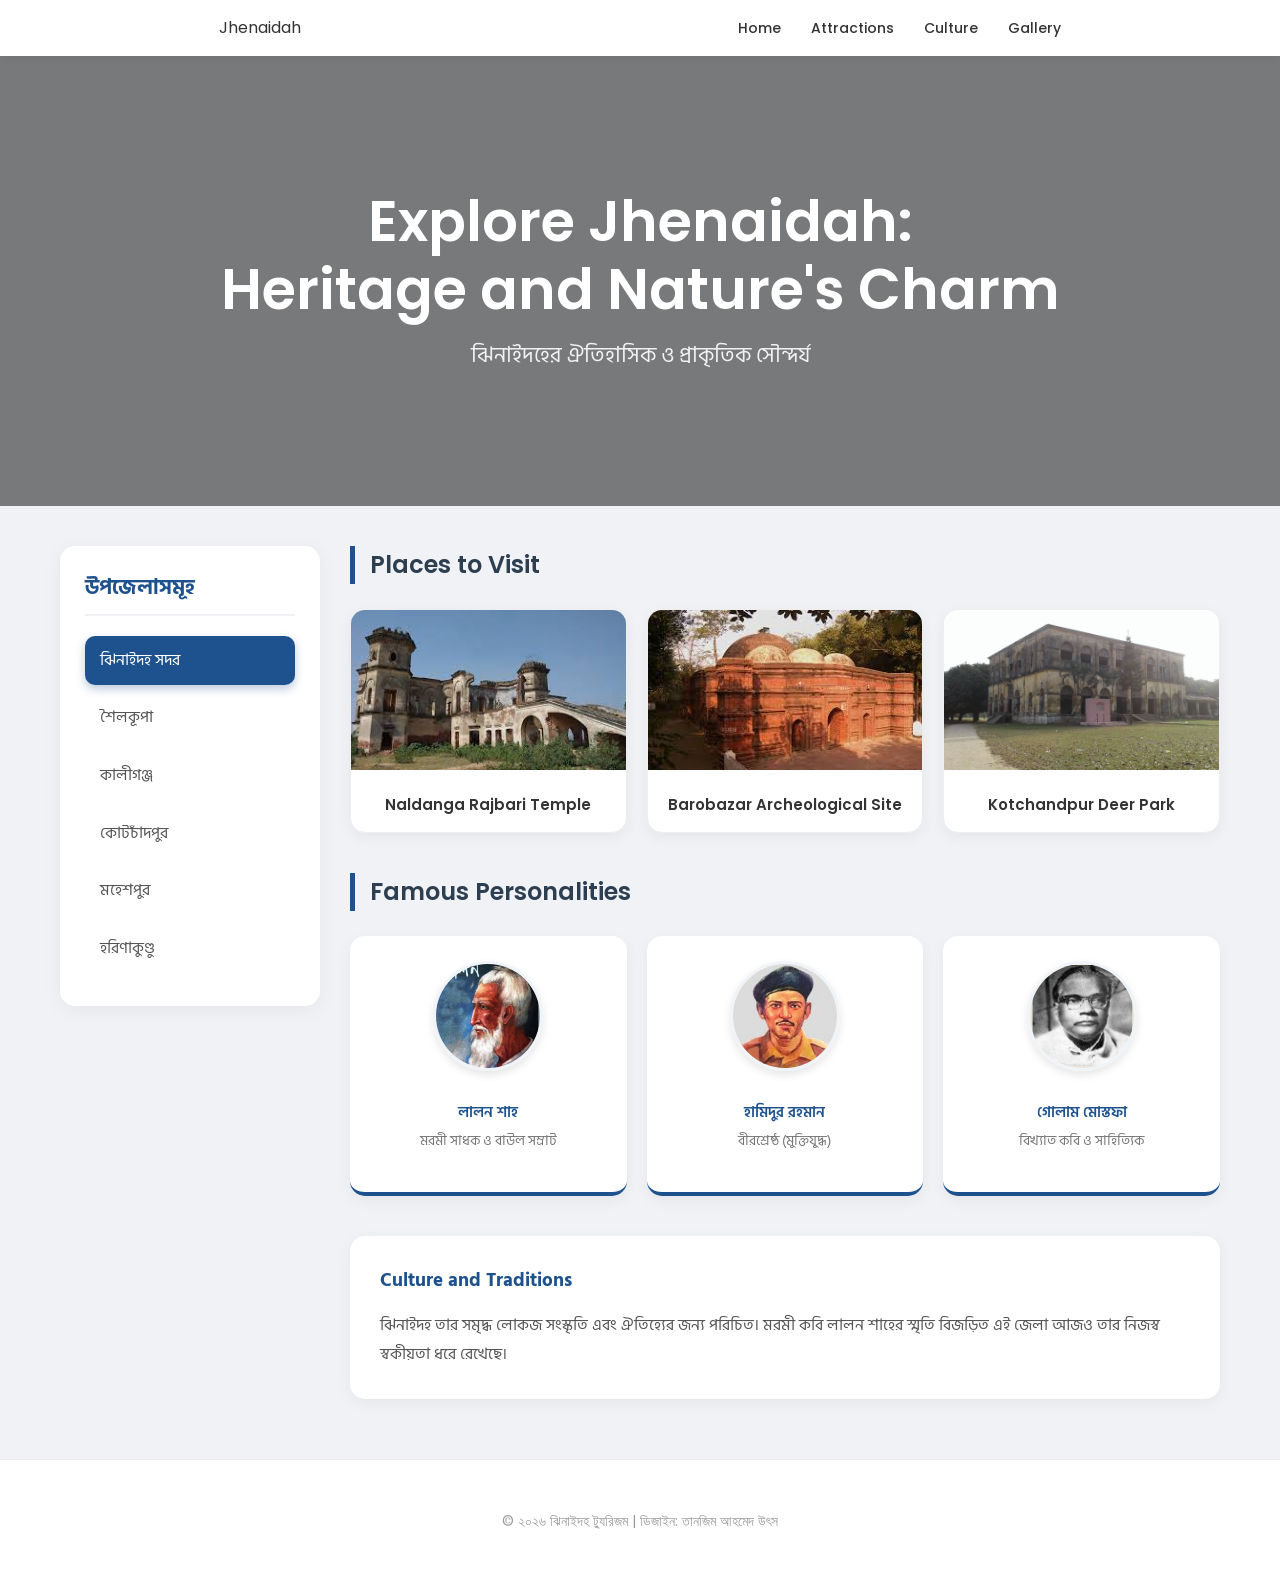
<file: index.html>
<!doctype html>
<html lang="bn">
  <head>
    <meta charset="UTF-8" />
    <meta name="viewport" content="width=device-width, initial-scale=1.0" />
    <title>ঝিনাইদহ পোর্টাল</title>
    <link rel="stylesheet" href="style.css" />
  </head>
  <body>
    <nav class="navbar">
      <div class="logo">Jhenaidah</div>
      <ul class="nav-links">
        <li><a href="#">Home</a></li>
        <li><a href="attractions.html">Attractions</a></li>
        <li><a href="culture.html">Culture</a></li>
        <li><a href="#">Gallery</a></li>
      </ul>
    </nav>

    <header class="hero">
      <div class="hero-content">
        <h1>
          Explore Jhenaidah: <br />
          <span>Heritage and Nature's Charm</span>
        </h1>
        <p>ঝিনাইদহের ঐতিহাসিক ও প্রাকৃতিক সৌন্দর্য</p>
      </div>
    </header>

    <div class="main-wrapper">
      <aside class="sidebar-upazila">
        <h3>উপজেলাসমূহ</h3>
        <ul>
          <li class="active-li">
            <a href="jhenaidahSadar.html">ঝিনাইদহ সদর</a>
          </li>
          <li><a href="#">শৈলকূপা</a></li>
          <li><a href="#">কালীগঞ্জ</a></li>
          <li><a href="#">কোটচাঁদপুর</a></li>
          <li><a href="#">মহেশপুর</a></li>
          <li><a href="horinakundu.html">হরিণাকুণ্ডু</a></li>
        </ul>
      </aside>

      <main class="content-area">
        <h2 class="section-title">Places to Visit</h2>
        <div class="gallery-grid">
          <div class="image-card">
            <img src="/image/Naldanga Rajbari Temple.jpg" alt="Naldanga" />
            <div class="card-info"><h4>Naldanga Rajbari Temple</h4></div>
          </div>
          <div class="image-card">
            <img
              src="/image/Barobazar Archeological Site.jpg"
              alt="Barobazar"
            />
            <div class="card-info"><h4>Barobazar Archeological Site</h4></div>
          </div>
          <div class="image-card">
            <img src="/image/Kotchadpur.jpg" alt="Deer Park" />
            <div class="card-info"><h4>Kotchandpur Deer Park</h4></div>
          </div>
        </div>

        <h2 class="section-title" style="margin-top: 40px">
          Famous Personalities
        </h2>
        <div class="person-grid">
          <div class="person-card">
            <div class="person-img">
              <img src="/image/লালন শাহ.jpg" alt="Lalon Shah" />
            </div>
            <div class="card-info">
              <h4>লালন শাহ</h4>
              <p>মরমী সাধক ও বাউল সম্রাট</p>
            </div>
          </div>

          <div class="person-card">
            <div class="person-img">
              <img src="/image/হামিদুর রহমান.jpg" alt="Hamidur Rahman" />
            </div>
            <div class="card-info">
              <h4>হামিদুর রহমান</h4>
              <p>বীরশ্রেষ্ঠ (মুক্তিযুদ্ধ)</p>
            </div>
          </div>

          <div class="person-card">
            <div class="person-img">
              <img src="/image/গোলাম মোস্তফা.jpg" alt="Golam Mostofa" />
            </div>
            <div class="card-info">
              <h4>গোলাম মোস্তফা</h4>
              <p>বিখ্যাত কবি ও সাহিত্যিক</p>
            </div>
          </div>
        </div>

        <section class="description">
          <h3>Culture and Traditions</h3>
          <p>
            ঝিনাইদহ তার সমৃদ্ধ লোকজ সংস্কৃতি এবং ঐতিহ্যের জন্য পরিচিত। মরমী কবি
            লালন শাহের স্মৃতি বিজড়িত এই জেলা আজও তার নিজস্ব স্বকীয়তা ধরে
            রেখেছে।
          </p>
        </section>
      </main>
    </div>

    <footer>
      <p>&copy; ২০২৬ ঝিনাইদহ ট্যুরিজম | ডিজাইন: তানজিম আহমেদ উৎস</p>
    </footer>
  </body>
</html>
</file>
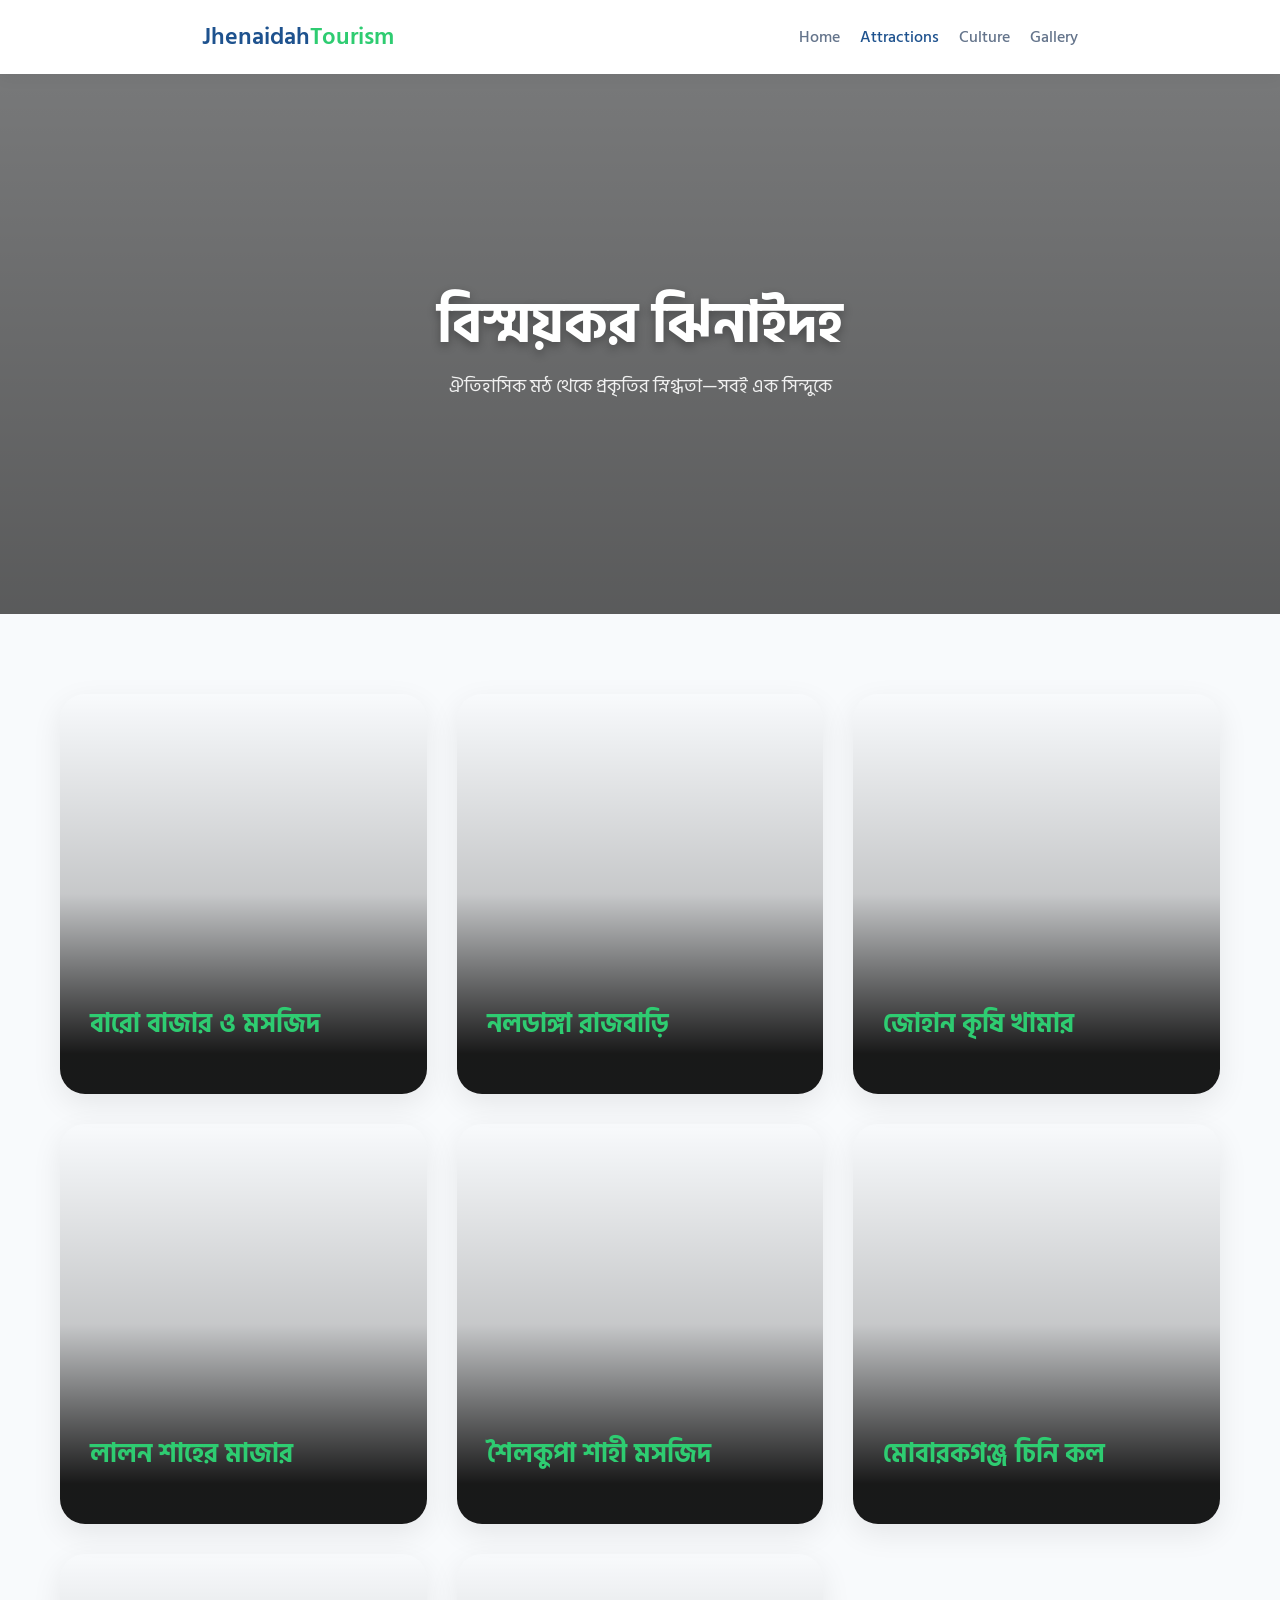
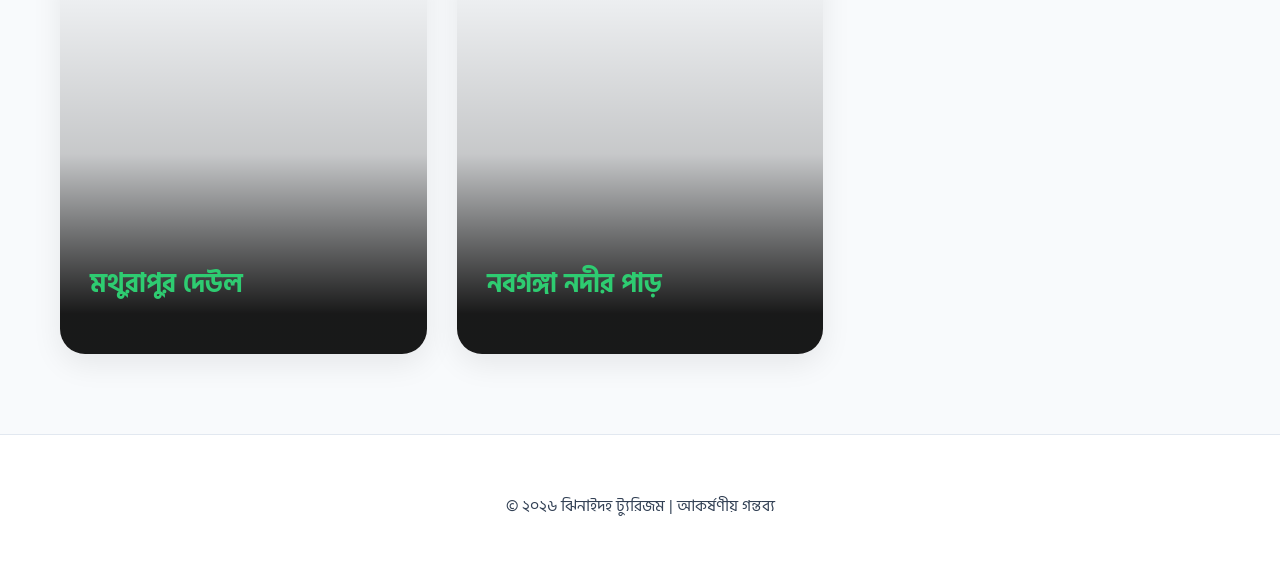
<file: attractions.html>
<!doctype html>
<html lang="bn">
  <head>
    <meta charset="UTF-8" />
    <meta name="viewport" content="width=device-width, initial-scale=1.0" />
    <title>ঝিনাইদহের দর্শনীয় স্থান</title>
    <link rel="stylesheet" href="attractions.css" />
  </head>
  <body>
    <nav class="navbar">
      <div class="logo">Jhenaidah<span>Tourism</span></div>
      <ul class="nav-links">
        <li><a href="index.html">Home</a></li>
        <li><a href="#" class="active">Attractions</a></li>
        <li><a href="culture.html">Culture</a></li>
        <li><a href="#">Gallery</a></li>
      </ul>
    </nav>

    <header class="hero">
      <div class="hero-content">
        <h1>বিস্ময়কর ঝিনাইদহ</h1>
        <p>ঐতিহাসিক মঠ থেকে প্রকৃতির স্নিগ্ধতা—সবই এক সিন্দুকে</p>
      </div>
    </header>

    <section class="grid-container">
      <div
        class="attr-card"
        style="
          --bg: url(&quot;https://images.unsplash.com/photo-1582650625119-3a31f8fa2699?w=600&quot;);
        "
      >
        <div class="overlay">
          <h3>বারো বাজার ও মসজিদ</h3>
          <p>খান জাহান আলীর স্মৃতিবিজড়িত ঐতিহাসিক স্থাপত্য।</p>
        </div>
      </div>

      <div
        class="attr-card"
        style="
          --bg: url(&quot;https://images.unsplash.com/photo-1600611440051-349b9103986a?w=600&quot;);
        "
      >
        <div class="overlay">
          <h3>নলডাঙ্গা রাজবাড়ি</h3>
          <p>কালীগঞ্জের প্রাচীন জমিদার আমলের ঐতিহাসিক মঠ।</p>
        </div>
      </div>

      <div
        class="attr-card"
        style="
          --bg: url(&quot;https://images.unsplash.com/photo-1500382017468-9049fed747ef?w=600&quot;);
        "
      >
        <div class="overlay">
          <h3>জোহান কৃষি খামার</h3>
          <p>আধুনিক কৃষি পর্যটন ও বিনোদনের এক অপূর্ব সমন্বয়।</p>
        </div>
      </div>

      <div
        class="attr-card"
        style="
          --bg: url(&quot;https://images.unsplash.com/photo-1544924222-b529806232ff?w=600&quot;);
        "
      >
        <div class="overlay">
          <h3>লালন শাহের মাজার</h3>
          <p>মরমী সাধক লালনের আধ্যাত্মিক সুবাস ও গান।</p>
        </div>
      </div>

      <div
        class="attr-card"
        style="
          --bg: url(&quot;https://images.unsplash.com/photo-1596422846543-75c6fc18a593?w=600&quot;);
        "
      >
        <div class="overlay">
          <h3>শৈলকুপা শাহী মসজিদ</h3>
          <p>সুলতানি আমলের স্থাপত্যিক সৌন্দর্য ও ঐতিহ্য।</p>
        </div>
      </div>

      <div
        class="attr-card"
        style="
          --bg: url(&quot;https://images.unsplash.com/photo-1518709268805-4e9042af9f23?w=600&quot;);
        "
      >
        <div class="overlay">
          <h3>মোবারকগঞ্জ চিনি কল</h3>
          <p>অঞ্চলের বৃহত্তম শিল্প ও অর্থনৈতিক কেন্দ্র।</p>
        </div>
      </div>

      <div
        class="attr-card"
        style="
          --bg: url(&quot;https://images.unsplash.com/photo-1524492412937-b28074a5d7da?w=600&quot;);
        "
      >
        <div class="overlay">
          <h3>মথুরাপুর দেউল</h3>
          <p>টেরাকোটা শিল্পের প্রাচীন নিদর্শনের মন্দির।</p>
        </div>
      </div>

      <div
        class="attr-card"
        style="
          --bg: url(&quot;https://images.unsplash.com/photo-1470071459604-3b5ec3a7fe05?w=600&quot;);
        "
      >
        <div class="overlay">
          <h3>নবগঙ্গা নদীর পাড়</h3>
          <p>শহরের কোল ঘেঁষে বয়ে চলা প্রকৃতির স্নিগ্ধতা।</p>
        </div>
      </div>
    </section>

    <footer>
      <p>&copy; ২০২৬ ঝিনাইদহ ট্যুরিজম | আকর্ষণীয় গন্তব্য</p>
    </footer>
  </body>
</html>
</file>
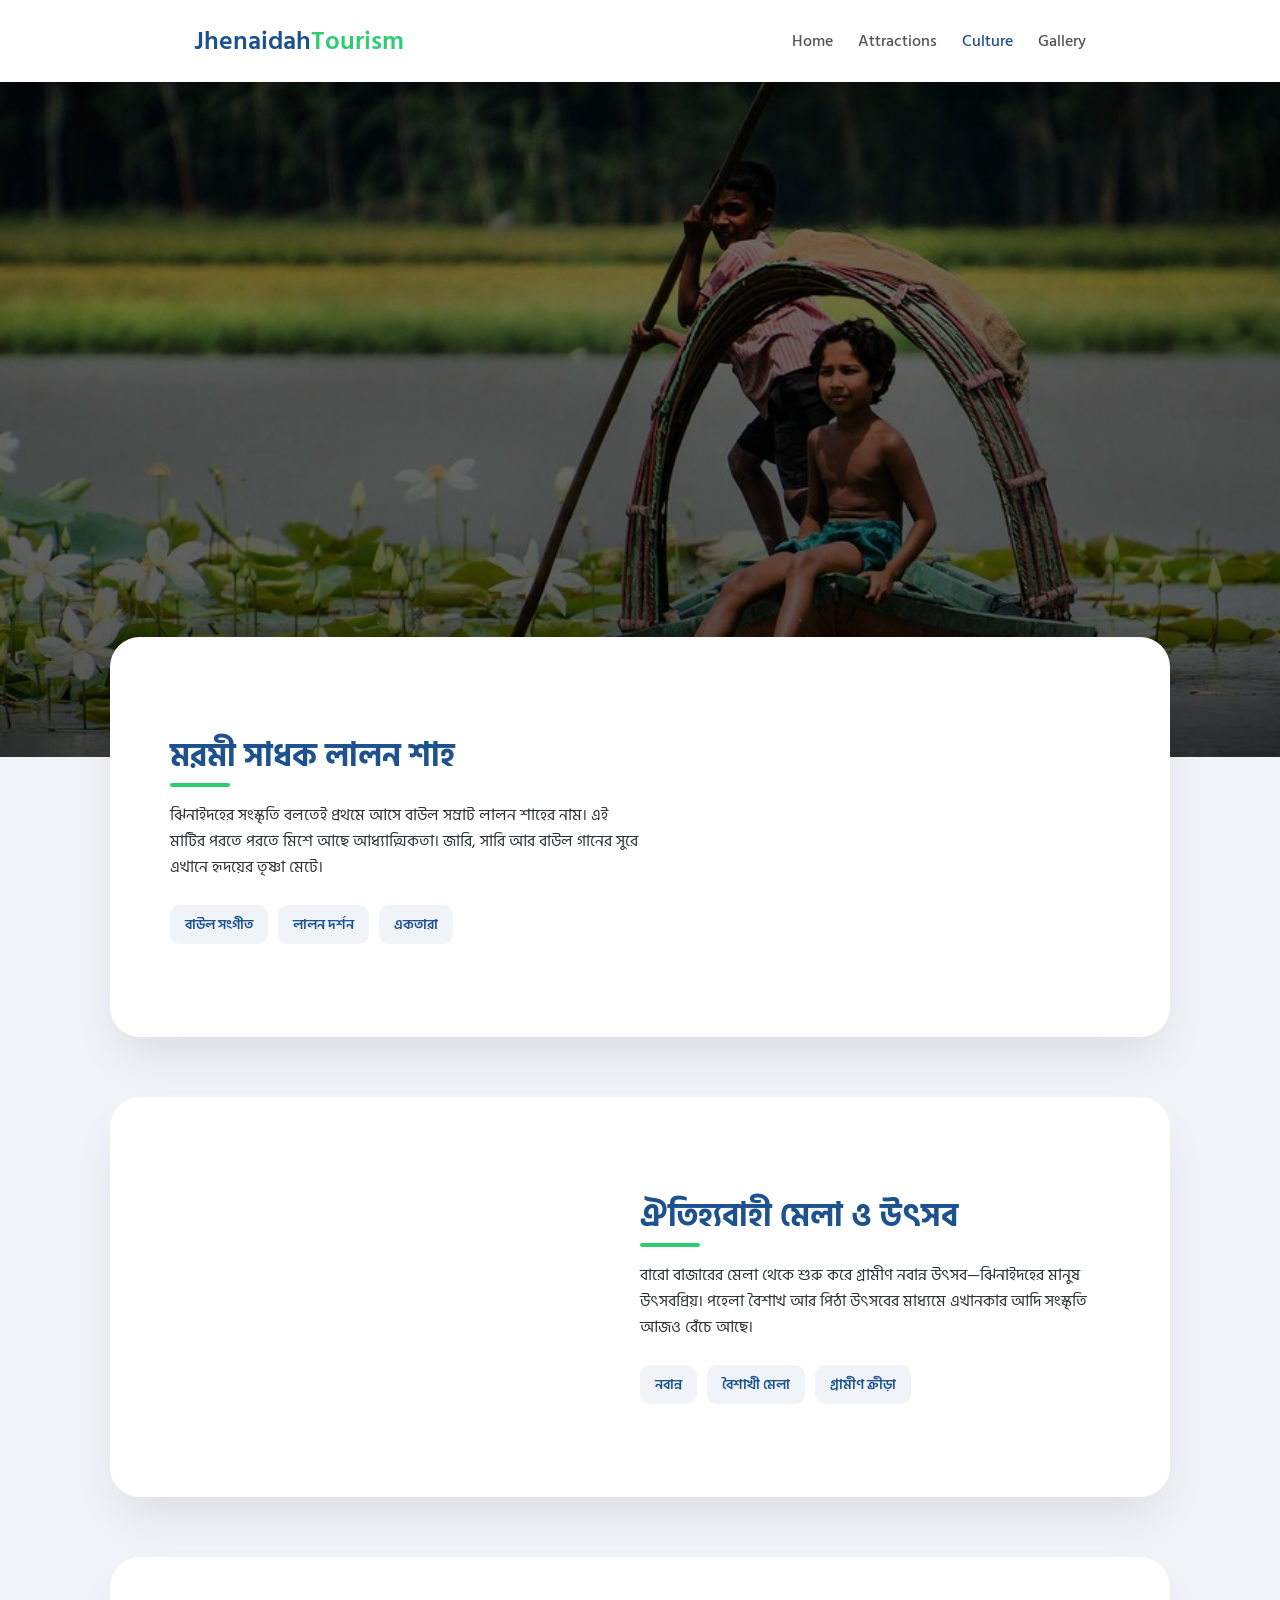
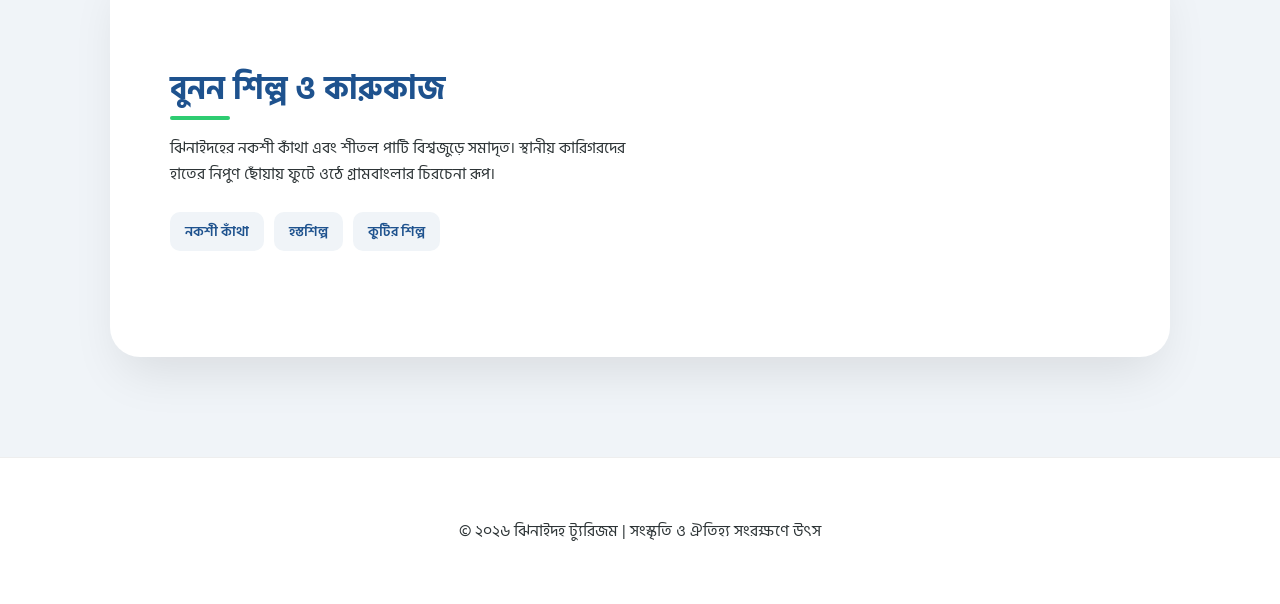
<file: culture.html>
<!doctype html>
<html lang="bn">
  <head>
    <meta charset="UTF-8" />
    <meta name="viewport" content="width=device-width, initial-scale=1.0" />
    <title>ঝিনাইদহ সংস্কৃতি ও ঐতিহ্য</title>
    <link rel="stylesheet" href="culture.css" />
  </head>
  <body>
    <nav class="navbar">
      <div class="logo">Jhenaidah<span>Tourism</span></div>
      <ul class="nav-links">
        <li><a href="index.html">Home</a></li>
        <li><a href="attractions.html">Attractions</a></li>
        <li><a href="culture.html" class="active">Culture</a></li>
        <li><a href="#">Gallery</a></li>
      </ul>
    </nav>

    <header class="culture-hero">
      <div class="hero-overlay">
        <div class="hero-text">
          <h1>লোকজ সংস্কৃতির চারণভূমি</h1>
          <p>হাজার বছরের ঐতিহ্য ও মরমী সাধনার মিশেল</p>
        </div>
      </div>
    </header>

    <main class="container">
      <section class="culture-card">
        <div class="content-side">
          <h2 class="title-bg">মরমী সাধক লালন শাহ</h2>
          <p>
            ঝিনাইদহের সংস্কৃতি বলতেই প্রথমে আসে বাউল সম্রাট লালন শাহের নাম। এই
            মাটির পরতে পরতে মিশে আছে আধ্যাত্মিকতা। জারি, সারি আর বাউল গানের সুরে
            এখানে হৃদয়ের তৃষ্ণা মেটে।
          </p>
          <div class="tags">
            <span>বাউল সংগীত</span>
            <span>লালন দর্শন</span>
            <span>একতারা</span>
          </div>
        </div>
        <div class="visual-side lalon-img"></div>
      </section>

      <section class="culture-card reverse">
        <div class="content-side">
          <h2 class="title-bg">ঐতিহ্যবাহী মেলা ও উৎসব</h2>
          <p>
            বারো বাজারের মেলা থেকে শুরু করে গ্রামীণ নবান্ন উৎসব—ঝিনাইদহের মানুষ
            উৎসবপ্রিয়। পহেলা বৈশাখ আর পিঠা উৎসবের মাধ্যমে এখানকার আদি সংস্কৃতি
            আজও বেঁচে আছে।
          </p>
          <div class="tags">
            <span>নবান্ন</span>
            <span>বৈশাখী মেলা</span>
            <span>গ্রামীণ ক্রীড়া</span>
          </div>
        </div>
        <div class="visual-side festival-img"></div>
      </section>

      <section class="culture-card">
        <div class="content-side">
          <h2 class="title-bg">বুনন শিল্প ও কারুকাজ</h2>
          <p>
            ঝিনাইদহের নকশী কাঁথা এবং শীতল পাটি বিশ্বজুড়ে সমাদৃত। স্থানীয়
            কারিগরদের হাতের নিপুণ ছোঁয়ায় ফুটে ওঠে গ্রামবাংলার চিরচেনা রূপ।
          </p>
          <div class="tags">
            <span>নকশী কাঁথা</span>
            <span>হস্তশিল্প</span>
            <span>কুটির শিল্প</span>
          </div>
        </div>
        <div class="visual-side craft-img"></div>
      </section>
    </main>

    <footer>
      <p>&copy; ২০২৬ ঝিনাইদহ ট্যুরিজম | সংস্কৃতি ও ঐতিহ্য সংরক্ষণে উৎস</p>
    </footer>
  </body>
</html>
</file>
<file: style.css>
@import url("https://fonts.googleapis.com/css2?family=Poppins:wght@300;400;600&family=Hind+Siliguri:wght@400;600&display=swap");

* {
  margin: 0;
  padding: 0;
  box-sizing: border-box;
}

body {
  font-family: "Poppins", sans-serif;
  background-color: #f0f2f5;
  color: #333;
  line-height: 1.6;
}

/* Navbar */
.navbar {
  display: flex;
  justify-content: space-around;
  align-items: center;
  padding: 15px 0;
  background: #fff;
  position: sticky;
  top: 0;
  z-index: 1000;
  box-shadow: 0 2px 10px rgba(0, 0, 0, 0.05);
}

.nav-links {
  display: flex;
  list-style: none;
  gap: 30px;
}

.nav-links a {
  text-decoration: none;
  color: #333;
  font-size: 14px;
  font-weight: 500;
  transition: 0.3s;
}

.nav-links a:hover {
  color: #1e528e;
}

/* Hero Section */
.hero {
  height: 450px;
  background:
    linear-gradient(rgba(0, 0, 0, 0.5), rgba(0, 0, 0, 0.5)),
    url("https://images.unsplash.com/photo-1500382017468-9049fed747ef?auto=format&fit=crop&w=1200");
  background-size: cover;
  background-position: center;
  display: flex;
  align-items: center;
  justify-content: center;
  color: white;
  text-align: center;
}

.hero-content h1 {
  font-size: 3.5rem;
  line-height: 1.2;
  font-weight: 600;
}

.hero-content p {
  font-family: "Hind Siliguri", sans-serif;
  margin-top: 15px;
  font-size: 22px;
  opacity: 0.9;
}

/* Main Layout Wrapper */
.main-wrapper {
  max-width: 1200px;
  margin: 40px auto;
  display: flex;
  gap: 30px;
  padding: 0 20px;
}

/* Sidebar */
.sidebar-upazila {
  flex: 0 0 260px;
  background: #fff;
  padding: 25px;
  border-radius: 15px;
  height: fit-content;
  box-shadow: 0 4px 20px rgba(0, 0, 0, 0.05);
  position: sticky;
  top: 90px;
}

.sidebar-upazila h3 {
  font-family: "Hind Siliguri", sans-serif;
  font-size: 1.3rem;
  margin-bottom: 20px;
  color: #1e528e;
  border-bottom: 2px solid #f0f2f5;
  padding-bottom: 10px;
}

.sidebar-upazila ul {
  list-style: none;
}

.sidebar-upazila ul li {
  margin-bottom: 8px;
}

.sidebar-upazila ul li a {
  text-decoration: none;
  color: #555;
  font-family: "Hind Siliguri", sans-serif;
  display: block;
  padding: 12px 15px;
  border-radius: 10px;
  transition: 0.3s ease;
}

.sidebar-upazila ul li a:hover {
  background: #f0f4f8;
  color: #1e528e;
  transform: translateX(5px);
}

.sidebar-upazila ul li.active-li a {
  background: #1e528e;
  color: #fff;
  box-shadow: 0 4px 10px rgba(30, 82, 142, 0.3);
}

/* Right Content Area */
.content-area {
  flex: 1;
}

.section-title {
  margin-bottom: 25px;
  font-weight: 600;
  font-size: 1.5rem;
  color: #2c3e50;
  border-left: 5px solid #1e528e;
  padding-left: 15px;
}

/* Gallery & Person Grid */
.gallery-grid,
.person-grid {
  display: grid;
  grid-template-columns: repeat(auto-fit, minmax(220px, 1fr));
  gap: 20px;
}

/* Places Cards */
.image-card {
  background: #fff;
  border-radius: 15px;
  overflow: hidden;
  box-shadow: 0 5px 15px rgba(0, 0, 0, 0.05);
  transition: all 0.3s ease;
  cursor: pointer;
  border: 1px solid #eee;
}

.image-card img {
  width: 100%;
  height: 160px;
  object-fit: cover;
}

.image-card:hover {
  transform: translateY(-8px);
  box-shadow: 0 10px 25px rgba(0, 0, 0, 0.1);
}

/* Famous Personalities Cards */
.person-grid {
  margin-top: 20px;
}

.person-card {
  background: #fff;
  border-radius: 15px;
  padding: 25px 15px;
  text-align: center;
  box-shadow: 0 5px 15px rgba(0, 0, 0, 0.05);
  transition: all 0.3s ease;
  border-bottom: 4px solid #1e528e;
}

.person-img {
  width: 110px;
  height: 110px;
  margin: 0 auto 15px;
  border-radius: 50%;
  overflow: hidden;
  border: 3px solid #f0f4f8;
  box-shadow: 0 4px 8px rgba(0, 0, 0, 0.1);
}

.person-img img {
  width: 100%;
  height: 100%;
  object-fit: cover;
}

.person-card h4 {
  font-family: "Hind Siliguri", sans-serif;
  color: #1e528e;
  font-size: 1.2rem;
  margin-bottom: 5px;
}

.person-card p {
  font-family: "Hind Siliguri", sans-serif;
  font-size: 14px;
  color: #777;
}

.person-card:hover {
  transform: translateY(-8px);
  background: #fbfcfe;
}

/* Card Info Shared */
.card-info {
  padding: 15px;
  text-align: center;
}

.card-info h4 {
  font-size: 15px;
  font-weight: 600;
}

/* Description Section */
.description {
  margin-top: 40px;
  background: #fff;
  padding: 30px;
  border-radius: 15px;
  box-shadow: 0 4px 15px rgba(0, 0, 0, 0.05);
}

.description h3 {
  margin-bottom: 15px;
  color: #1e528e;
  font-family: "Hind Siliguri", sans-serif;
}

.description p {
  font-family: "Hind Siliguri", sans-serif;
  color: #555;
  line-height: 1.8;
}

/* Footer */
footer {
  text-align: center;
  padding: 50px 20px;
  font-size: 14px;
  color: #999;
  background: #fff;
  margin-top: 60px;
  border-top: 1px solid #eee;
}

/* Responsive Design */
@media (max-width: 900px) {
  .main-wrapper {
    flex-direction: column;
  }
  .sidebar-upazila {
    flex: none;
    width: 100%;
    position: static;
  }
  .hero-content h1 {
    font-size: 2.5rem;
  }
}
</file>
<file: attractions.css>
@import url("https://fonts.googleapis.com/css2?family=Poppins:wght@300;600&family=Hind+Siliguri:wght@400;600&display=swap");

:root {
  --primary: #1e528e;
  --accent: #2ecc71;
  --white: #ffffff;
  --text-dark: #334155;
  --bg-light: #f8fafc;
}

* {
  margin: 0;
  padding: 0;
  box-sizing: border-box;
}

body {
  font-family: "Hind Siliguri", sans-serif;
  background-color: var(--bg-light);
  color: var(--text-dark);
  line-height: 1.4;
  overflow-x: hidden;
}

/* Navbar Style */
.navbar {
  display: flex;
  justify-content: space-around;
  align-items: center;
  padding: 20px 0;
  background: var(--white);
  box-shadow: 0 4px 15px rgba(0, 0, 0, 0.05);
  position: sticky;
  top: 0;
  z-index: 1000;
}

.logo {
  font-size: 24px;
  font-weight: 600;
  color: var(--primary);
}

.logo span {
  color: var(--accent);
}

.nav-links {
  display: flex;
  list-style: none;
  gap: 20px;
}

.nav-links a {
  text-decoration: none;
  color: #64748b;
  font-weight: 500;
  transition: 0.3s;
}

.nav-links a.active,
.nav-links a:hover {
  color: var(--primary);
}

/* Hero Section */
.hero {
  height: 60vh;
  /* ঝিনাইদহের প্রকৃতির সাথে সামঞ্জস্যপূর্ণ ডার্ক ওভারলে */
  background:
    linear-gradient(rgba(0, 0, 0, 0.5), rgba(0, 0, 0, 0.7)),
    url("https://images.unsplash.com/photo-1464822759023-fed622ff2c3b?auto=format&fit=crop&w=1200");
  background-size: cover;
  background-position: center;
  background-attachment: fixed;
  display: flex;
  align-items: center;
  justify-content: center;
  color: var(--white);
  text-align: center;
}

.hero h1 {
  font-size: 3.5rem;
  margin-bottom: 10px;
  animation: fadeInUp 1s ease-out;
  text-shadow: 0 4px 10px rgba(0, 0, 0, 0.3);
}

.hero p {
  font-size: 1.2rem;
  opacity: 0.9;
  animation: fadeInUp 1.2s ease-out;
}

/* Attractions Grid Container */
.grid-container {
  max-width: 1200px;
  margin: 80px auto;
  display: grid;
  /* স্ক্রিন সাইজ অনুযায়ী অটোমেটিক কার্ড সেট হবে */
  grid-template-columns: repeat(auto-fit, minmax(280px, 1fr));
  gap: 30px;
  padding: 0 20px;
}

/* Attraction Card Design */
.attr-card {
  height: 400px;
  border-radius: 25px;
  position: relative;
  overflow: hidden;
  cursor: pointer;
  box-shadow: 0 10px 30px rgba(0, 0, 0, 0.08);
  transition: 0.6s cubic-bezier(0.25, 1, 0.5, 1);
}

/* ব্যাকগ্রাউন্ড ইমেজের জন্য আলাদা লেয়ার যাতে হোভার করলে টেক্সট বাদে শুধু ইমেজ জুম হয় */
.attr-card::before {
  content: "";
  position: absolute;
  inset: 0;
  background: var(--bg);
  background-size: cover;
  background-position: center;
  transition: 0.8s ease;
  z-index: 1;
}

.attr-card:hover::before {
  transform: scale(1.15); /* ইমেজ জুম ইফেক্ট */
}

/* Card Overlay */
.overlay {
  position: absolute;
  inset: 0;
  /* নিচ থেকে উপরের দিকে ডার্ক গ্রেডিয়েন্ট */
  background: linear-gradient(
    to top,
    rgba(0, 0, 0, 0.9) 10%,
    rgba(0, 0, 0, 0.2) 50%,
    transparent
  );
  display: flex;
  flex-direction: column;
  justify-content: flex-end;
  padding: 30px;
  color: var(--white);
  z-index: 2; /* ইমেজের উপরে থাকবে */
}

.overlay h3 {
  font-size: 1.6rem;
  margin-bottom: 8px;
  color: var(--accent);
  transform: translateY(10px);
  transition: 0.4s ease;
}

.overlay p {
  font-size: 0.95rem;
  opacity: 0;
  transform: translateY(20px);
  transition: 0.5s ease;
  line-height: 1.5;
}

/* হোভার ইফেক্টস */
.attr-card:hover {
  transform: translateY(-15px);
  box-shadow: 0 25px 50px rgba(30, 82, 142, 0.15);
}

.attr-card:hover .overlay h3 {
  transform: translateY(0);
}

.attr-card:hover .overlay p {
  opacity: 1;
  transform: translateY(0);
}

/* Footer Style */
footer {
  text-align: center;
  padding: 60px 20px;
  background: var(--white);
  border-top: 1px solid #e2e8f0;
  margin-top: 50px;
}

/* Keyframe Animations */
@keyframes fadeInUp {
  from {
    opacity: 0;
    transform: translateY(30px);
  }
  to {
    opacity: 1;
    transform: translateY(0);
  }
}

/* Responsive adjustments */
@media (max-width: 768px) {
  .hero h1 {
    font-size: 2.5rem;
    padding: 0 10px;
  }
  .grid-container {
    grid-template-columns: repeat(auto-fit, minmax(250px, 1fr));
    margin-top: 40px;
  }
  .attr-card {
    height: 350px;
  }
}
</file>
<file: culture.css>
@import url("https://fonts.googleapis.com/css2?family=Poppins:wght@300;400;600&family=Hind+Siliguri:wght@400;600&display=swap");

:root {
  --primary: #1e528e;
  --accent: #2ecc71;
  --dark: #2d3436;
  --light: #f0f4f8;
}

* {
  margin: 0;
  padding: 0;
  box-sizing: border-box;
}

body {
  font-family: "Hind Siliguri", "Poppins", sans-serif;
  background-color: var(--light);
  color: var(--dark);
  overflow-x: hidden;
}

/* Navbar */
.navbar {
  display: flex;
  justify-content: space-around;
  align-items: center;
  padding: 20px 0;
  background: #fff;
  box-shadow: 0 4px 15px rgba(0, 0, 0, 0.05);
  position: sticky;
  top: 0;
  z-index: 100;
}

.logo {
  font-size: 26px;
  font-weight: 600;
  color: var(--primary);
}

.logo span {
  color: var(--accent);
}

.nav-links {
  display: flex;
  list-style: none;
  gap: 25px;
}

.nav-links a {
  text-decoration: none;
  color: #555;
  font-weight: 500;
  transition: 0.3s;
}

.nav-links a.active,
.nav-links a:hover {
  color: var(--primary);
}

/* Hero Section with Ektara Background - (আপডেট করা হয়েছে) */
.culture-hero {
  height: 75vh;
  /* এখানে ঝিনাইদহের ঐতিহ্যের সাথে সামঞ্জস্যপূর্ণ ইমেজ যোগ করা হয়েছে */
  background:
    linear-gradient(rgba(0, 0, 0, 0.5), rgba(0, 0, 0, 0.7)),
    url("/image/culture.jpg");
  background-size: cover;
  background-position: center;
  background-attachment: fixed;
  position: relative;
  display: flex;
  align-items: center;
  justify-content: center;
}

/* পুরোনো ওভারলে এখন ব্যাকগ্রাউন্ড লিনিয়ার গ্রেডিয়েন্টের সাথে মিশিয়ে দেওয়া হয়েছে */
.hero-overlay {
  display: none;
}

.hero-text {
  text-align: center;
  color: white;
  animation: zoomIn 1.5s ease-out;
  padding: 0 20px;
}

.hero-text h1 {
  font-size: 4rem;
  text-shadow: 0 10px 30px rgba(0, 0, 0, 0.5);
  margin-bottom: 10px;
}

.hero-text p {
  font-size: 1.5rem;
  opacity: 0.9;
}

/* Modern Cards */
.container {
  max-width: 1100px;
  margin: -120px auto 100px; /* কার্ডগুলোকে হিরো সেকশনের ওপর সামান্য তুলে দেওয়া হয়েছে */
  padding: 0 20px;
  position: relative;
  z-index: 10;
}

.culture-card {
  display: flex;
  background: white;
  border-radius: 30px;
  margin-bottom: 60px;
  overflow: hidden;
  box-shadow: 0 25px 50px -12px rgba(0, 0, 0, 0.1);
  transition: transform 0.5s cubic-bezier(0.175, 0.885, 0.32, 1.275);
}

.culture-card:hover {
  transform: translateY(-15px) scale(1.01);
}

.culture-card.reverse {
  flex-direction: row-reverse;
}

.content-side {
  flex: 1;
  padding: 60px;
  display: flex;
  flex-direction: column;
  justify-content: center;
}

.title-bg {
  font-size: 2rem;
  color: var(--primary);
  margin-bottom: 20px;
  position: relative;
  display: inline-block;
}

.title-bg::after {
  content: "";
  position: absolute;
  bottom: -5px;
  left: 0;
  width: 60px;
  height: 4px;
  background: var(--accent);
  border-radius: 2px;
}

.tags {
  margin-top: 25px;
  display: flex;
  gap: 10px;
  flex-wrap: wrap;
}

.tags span {
  background: var(--light);
  padding: 8px 15px;
  border-radius: 10px;
  font-size: 14px;
  color: var(--primary);
  font-weight: 600;
}

.visual-side {
  flex: 1;
  min-height: 400px;
}

/* Background Images for Cards */
.lalon-img {
  background: url("https://images.unsplash.com/photo-1544924222-b529806232ff?auto=format&fit=crop&w=600")
    center/cover;
}
.festival-img {
  background: url("https://images.unsplash.com/photo-1533174072545-7a4b6ad7a6c3?auto=format&fit=crop&w=600")
    center/cover;
}
.craft-img {
  background: url("https://images.unsplash.com/photo-1506806732259-39c2d4a78473?auto=format&fit=crop&w=600")
    center/cover;
}

/* Footer */
footer {
  background: #fff;
  text-align: center;
  padding: 60px;
  border-top: 1px solid #eee;
}

/* Animations */
@keyframes zoomIn {
  from {
    opacity: 0;
    transform: scale(0.9);
  }
  to {
    opacity: 1;
    transform: scale(1);
  }
}

/* Responsive */
@media (max-width: 900px) {
  .culture-card,
  .culture-card.reverse {
    flex-direction: column;
  }
  .hero-text h1 {
    font-size: 2.5rem;
  }
  .container {
    margin-top: 30px;
  }
  .visual-side {
    min-height: 300px;
  }
  .content-side {
    padding: 40px 20px;
  }
}
</file>
